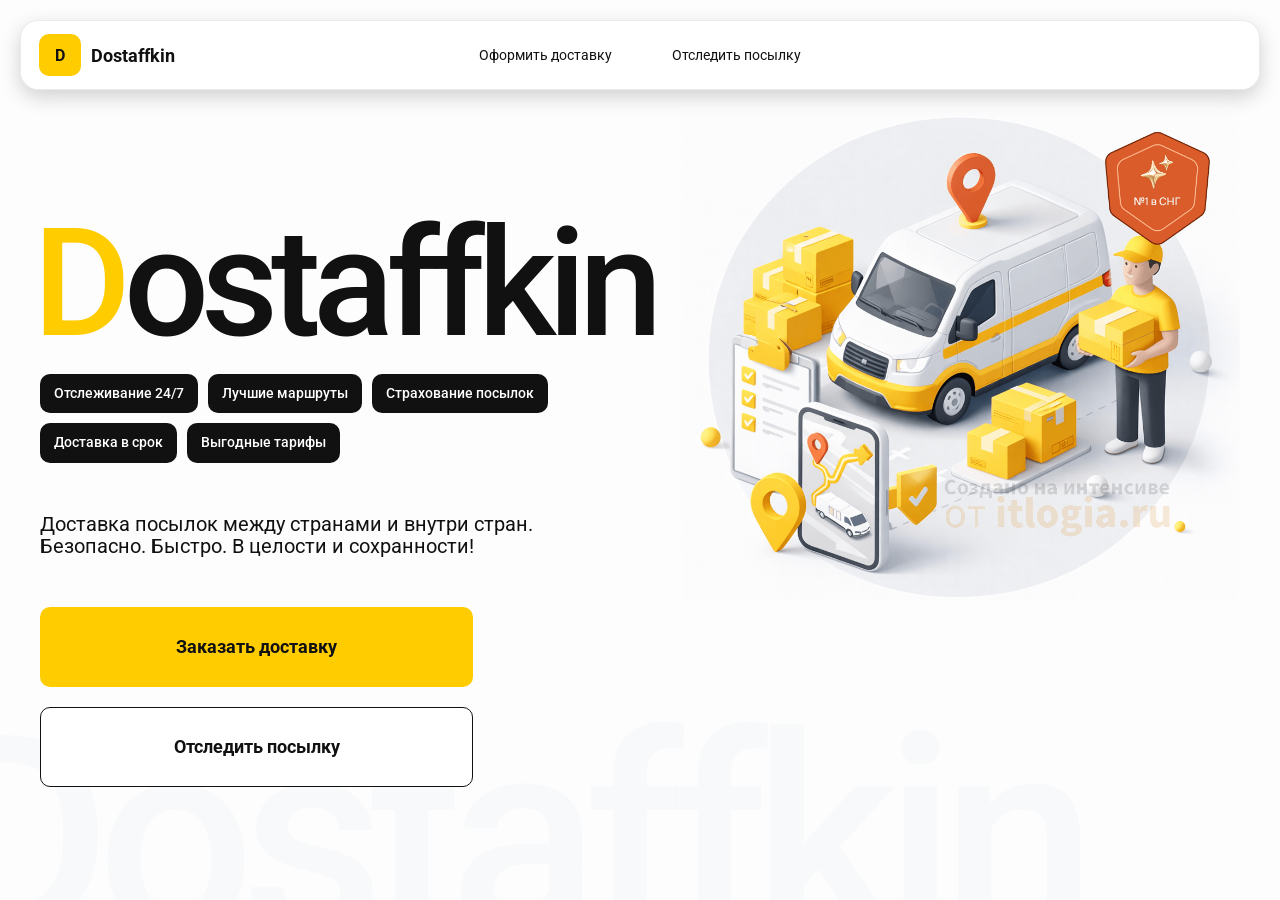
<file: index.html>
<!doctype html>
<html lang="ru">

<head>
    <meta charset="utf-8" />
    <meta name="viewport" content="width=device-width,initial-scale=1,maximum-scale=1,user-scalable=0" />
    <title>Dostaffkin — Доставка посылок между странами и внутри стран. Безопасно. Быстро. В целости и сохранности!
    </title>
    <link href="styles/base.css" rel="stylesheet" />
    <link href="styles/base_adaptive.css" rel="stylesheet" />
    <link href="styles/index.css" rel="stylesheet" />
    <link href="styles/index_adaptive.css" rel="stylesheet" />
</head>

<body>
    <div class="container">
        <header class="header">
            <a class="header-brand" href="#">
                <div class="header-logo">D</div>
                <div class="header-title">Dostaffkin</div>
            </a>
            <nav class="header-menu">
                <a class="header-link" href="./order.html">Оформить <span>доставку</span></a>
                <a class="header-link" href="./track.html">Отследить <span>посылку</span></a>
            </nav>
        </header>
        <main class="main">
            <section class="main-info">
                <div class="main-title">
                    <span>D</span>ostaffkin
                </div>
                <div class="main-features">
                    <div class="main-feature">Отслеживание 24/7</div>
                    <div class="main-feature">Лучшие маршруты</div>
                    <div class="main-feature">Страхование посылок</div>
                    <div class="main-feature">Доставка в срок</div>
                    <div class="main-feature">Выгодные тарифы</div>
                </div>
                <div class="main-description">
                    Доставка посылок между странами и внутри стран.
                    Безопасно. Быстро. В целости и сохранности!
                </div>
                <div class="main-actions">
                    <a class="button" type="button" href="./order.html">Заказать доставку</a>
                    <a class="button button-white" type="button" href="./track.html">Отследить посылку</a>
                </div>
            </section>
            <div class="main-title-ghost">Dostaffkin</div>
            <section class="main-image">
                <img src="images/main-image.png" alt="Main image" />
            </section>
        </main>

    </div>



</body>

</html>
</file>
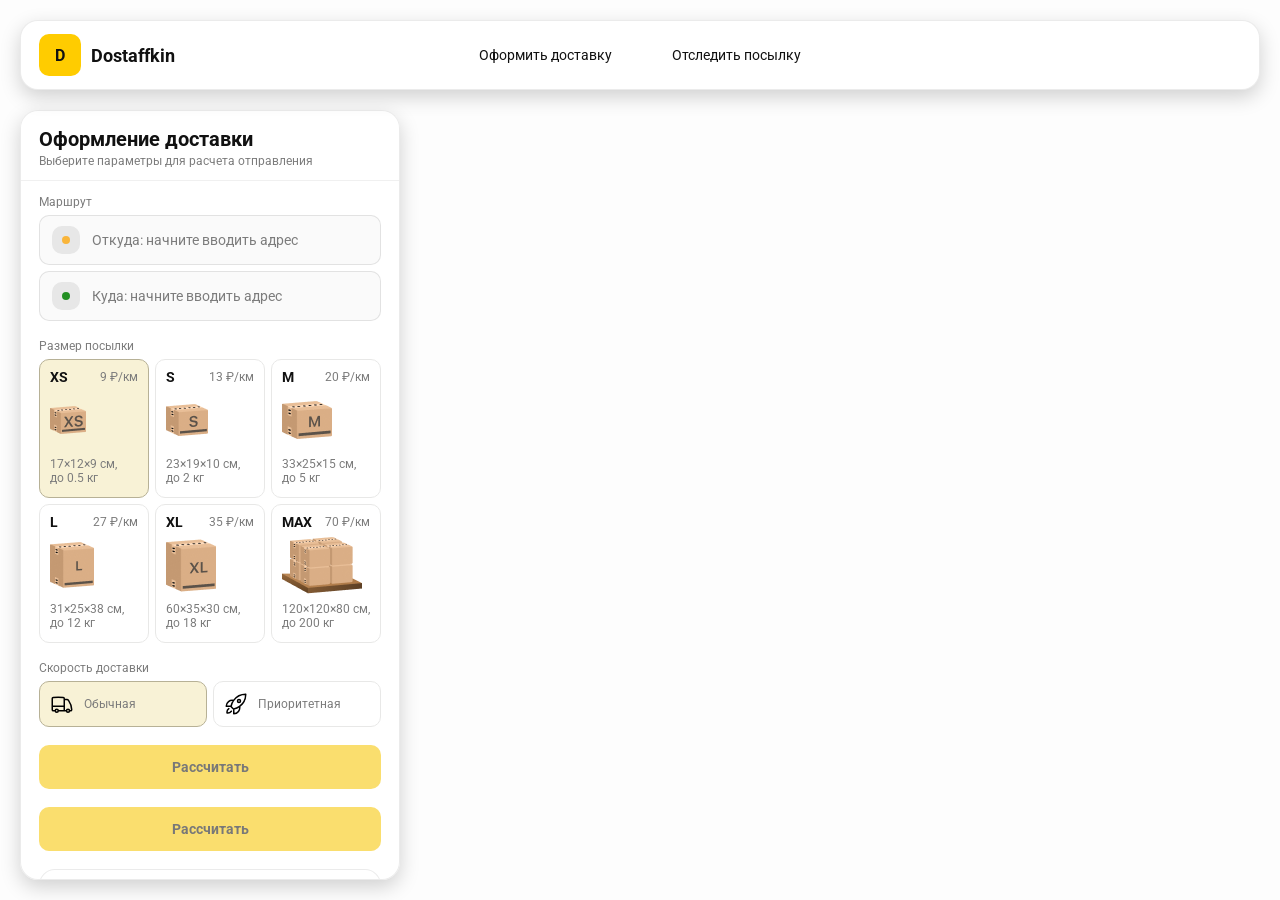
<file: order.html>
<!doctype html>
<html lang="ru">

<head>
    <meta charset="utf-8" />
    <meta name="viewport" content="width=device-width,initial-scale=1,maximum-scale=1,user-scalable=0" />
    <title>Оформление доставки</title>

    <link rel="stylesheet" href="styles/base.css" />
    <link rel="stylesheet" href="styles/base_adaptive.css" />

    <link rel="stylesheet" href="styles/order.css" />
    <link rel="stylesheet" href="styles/order_adaptive.css" />
</head>

<body>
    <div id="map"></div>

    <header class="header">
        <a class="header-brand" href="./index4.html">
            <div class="header-logo">D</div>
            <div class="header-title">Dostaffkin</div>
        </a>
        <nav class="header-menu">
            <a class="header-link" href="#">Оформить <span>доставку</span></a>
            <a class="header-link" href="./track.html">Отследить <span>посылку</span></a>
        </nav>

        <script
            src="https://api-maps.yandex.ru/2.1/?lang=ru_RU&apikey=def28258-8059-4e39-babd-1a10f68fe5f7&suggest_apikey=02bee048-065d-404e-bbb6-e5df89c97e5e"
            type="text/javascript"></script>
    </header>

    </div>
    <aside class="main" id="sidebar">
        <div class="main-header">
            <div class="main-title">Оформление доставки</div>
            <div class="main-text">Выберите параметры для расчета отправления</div>
        </div>
        <div class="main-content">
            <div class="main-route">
                <div class="main-block-title">Маршрут</div>
                <div class="main-fields">
                    <div class="main-field" id="fromField">
                        <div class="main-pin"></div>
                        <input id="from" placeholder="Откуда: начните вводить адрес" autocomplete="off" />
                        <div class="main-ac" id="fromAc" role="listbox" aria-label="Подсказки адресов"></div>
                    </div>

                    <div class="main-field" id="toField">
                        <div class="main-pin"></div>
                        <input id="to" placeholder="Куда: начните вводить адрес" autocomplete="off" />
                        <div class="main-ac" id="toAc" role="listbox" aria-label="Подсказки адресов"></div>
                    </div>
                </div>
            </div>
            <div class="main-package">
                <div class="main-block-title">Размер посылки</div>

                <div class="main-sizes">
                    <div class="main-size-card is-active" data-value="xs">
                        <div class="main-size-top">
                            <div class="main-size-label">XS</div>
                            <div class="main-size-rate">9 ₽/км</div>
                        </div>
                        <div class="main-size-media">
                            <img src="images/sizes/xs.png" alt="Короб XS" />
                        </div>
                        <div class="main-size-description">17×12×9 см,<br>до 0.5 кг</div>
                    </div>

                    <div class="main-size-card" data-value="s">
                        <div class="main-size-top">
                            <div class="main-size-label">S</div>
                            <div class="main-size-rate">13 ₽/км</div>
                        </div>
                        <div class="main-size-media">
                            <img src="images/sizes/s.png" alt="Короб S" />
                        </div>
                        <div class="main-size-description">23×19×10 см,<br>до 2 кг</div>
                    </div>

                    <div class="main-size-card" data-value="m">
                        <div class="main-size-top">
                            <div class="main-size-label">M</div>
                            <div class="main-size-rate">20 ₽/км</div>
                        </div>
                        <div class="main-size-media">
                            <img src="images/sizes/m.png" alt="Короб M" />
                        </div>
                        <div class="main-size-description">33×25×15 см,<br>до 5 кг</div>
                    </div>

                    <div class="main-size-card" data-value="l">
                        <div class="main-size-top">
                            <div class="main-size-label">L</div>
                            <div class="main-size-rate">27 ₽/км</div>
                        </div>
                        <div class="main-size-media">
                            <img src="images/sizes/l.png" alt="Короб L" />
                        </div>
                        <div class="main-size-description">31×25×38 см,<br>до 12 кг</div>
                    </div>

                    <div class="main-size-card" data-value="xl">
                        <div class="main-size-top">
                            <div class="main-size-label">XL</div>
                            <div class="main-size-rate">35 ₽/км</div>
                        </div>
                        <div class="main-size-media">
                            <img src="images/sizes/xl.png" alt="Короб XL" />
                        </div>
                        <div class="main-size-description">60×35×30 см,<br>до 18 кг</div>
                    </div>

                    <div class="main-size-card" data-value="max">
                        <div class="main-size-top">
                            <div class="main-size-label">MAX</div>
                            <div class="main-size-rate">70 ₽/км</div>
                        </div>
                        <div class="main-size-media main-size-media-palleta">
                            <img src="images/sizes/max.png" alt="Паллета" />
                        </div>
                        <div class="main-size-description">120×120×80 см,<br>до 200 кг</div>
                    </div>
                </div>
            </div>
            <div class="main-speed">
                <div class="main-block-title">Скорость доставки</div>

                <div class="main-speeds">
                    <div class="main-speed-card is-active" data-value="regular">
                        <img class="main-speed-media" src="images/icons/regular.svg" alt="Regular" />
                        <div class="main-speed-description">Обычная</div>
                    </div>
                    <div class="main-speed-card" data-value="fast">
                        <img class="main-speed-media" src="images/icons/fast.svg" alt="Fast" />
                        <div class="main-speed-description">Приоритетная</div>
                    </div>

                </div>
            </div>
            <div class="main-calculate-block">
                <button id="calc" class="button calculate-button" type="button" disabled>Рассчитать</button>
            </div>
            <div class="main-calculate-block">
                <button id="calc" class="button calculate-button" type="button" disabled>Рассчитать</button>
            </div>
            <div class="main-result" id="result">
                <div class="main-result-title">Расчеты вашего заказа</div>
                <div class="main-result-lines">
                    <div class="main-result-line"><span>Расстояние</span><span id="distanceValue">—</span></div>
                    <div class="main-result-line"><span>Доставим через</span><span id="durationValue">—</span></div>
                    <div class="main-result-line"><span>Тариф</span><span id="rateValue">—</span></div>
                </div>
                <div class="main-price">
                    <div class="main-price-label">Итого</div>
                    <div class="main-price-value" id="totalValue">—</div>
                </div>
            </div>
            <div class="main-order-box">
                <div class="main-order-form" id="orderForm">
                    <div class="main-order-title">Оформление доставки</div>
                    <div class="main-block-info-row">
                        <div class="main-block-title">Контакты</div>
                        <div class="order-fields">
                            <div class="main-field">
                                <input id="customerName" placeholder="Ваше имя" autocomplete="off" />
                            </div>
                            <div class="main-field">
                                <input id="customerPhone" placeholder="Ваш телефон" autocomplete="off"
                                    inputmode="tel" />
                            </div>
                        </div>
                    </div>
                    <div class="main-block-info-row extra-info">
                        <div class="main-block-title">Дополнительная информация</div>
                        <div class="main-field textarea">
                            <textarea id="comment" placeholder="Детали доставки и комментарии"></textarea>
                        </div>
                    </div>
                    <button id="submit" class="button main-submit-request" type="button" disabled>Отправить
                        заявку
                    </button>
                </div>

                <div class="main-order-success" id="orderSuccess">
                    <div class="main-success-icon">✓</div>
                    <div class="main-success-title">Заявка отправлена!</div>
                    <div class="main-success-title">Номер отправления – <span id="orderId"></span></div>
                    <div class="main-success-subtitle">Мы скоро свяжемся с вами</div>
                </div>
            </div>

        </div>
    </aside>

    <script src="scripts/order.js"></script>

</body>

</html>
</file>
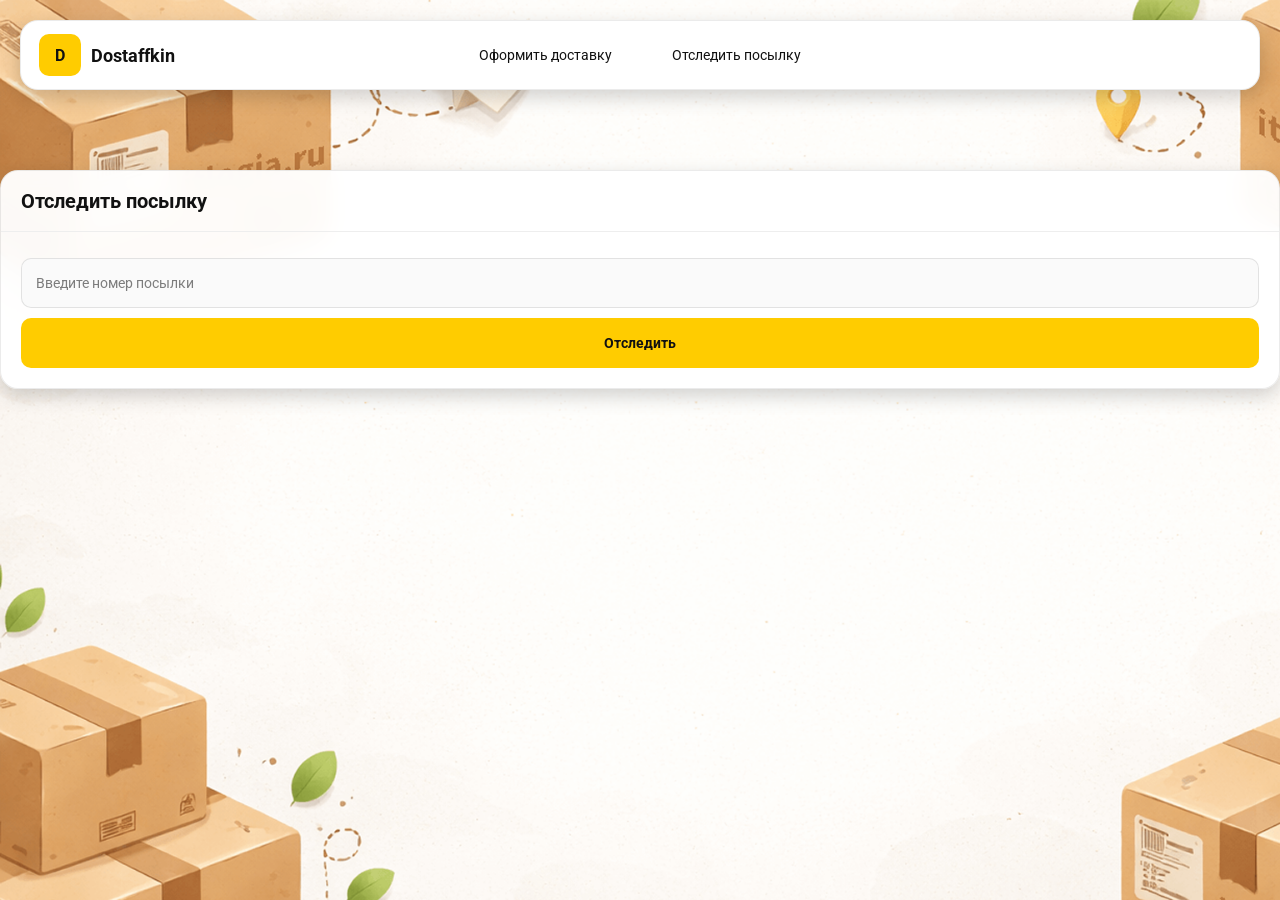
<file: track.html>
<!doctype html>
<html lang="ru">

<head>
    <meta charset="utf-8" />
    <meta name="viewport" content="width=device-width,initial-scale=1,maximum-scale=1,user-scalable=0" />
    <title>Отследить посылку</title>
    <link rel="stylesheet" href="styles/base.css" />
    <link rel="stylesheet" href="styles/base_adaptive.css" />

    <link rel="stylesheet" href="styles/track.css" />
    <link rel="stylesheet" href="styles/track_adaptive.css" />
</head>

<body>
    <div class="container">
        <header class="header">
            <a class="header-brand" href="./index4.html">
                <div class="header-logo">D</div>
                <div class="header-title">Dostaffkin</div>
            </a>
            <nav class="header-menu">
                <a class="header-link" href="./order.html">Оформить <span>доставку</span></a>
                <a class="header-link" href="#">Отследить <span>посылку</span></a>
            </nav>
        </header>
        <main class="track-content">
            <section class="track-card track-search">
                <div class="track-title">Отследить посылку</div>
                <div class="track-action">
                    <div class="main-field track-field">
                        <input id="trackNumber" placeholder="Введите номер посылки" autocomplete="off" />
                    </div>
                    <button id="trackButton" class="button track-button" type="button">Отследить</button>
                </div>
            </section>
            <section class="track-card track-result" id="trackResult">
                <div class="track-result-header">
                    <div class="track-id" id="trackIdValue"></div>
                    <div class="track-routes">
                        <div class="track-route">
                            <div class="track-route-pin">
                                <svg xmlns="http://www.w3.org/2000/svg" fill="none" viewBox="0 0 24 24"
                                    stroke-width="1.5" stroke="orange" class="size-6">
                                    <path stroke-linecap="round" stroke-linejoin="round"
                                        d="M15 10.5a3 3 0 1 1-6 0 3 3 0 0 1 6 0Z" />
                                    <path stroke-linecap="round" stroke-linejoin="round"
                                        d="M19.5 10.5c0 7.142-7.5 11.25-7.5 11.25S4.5 17.642 4.5 10.5a7.5 7.5 0 1 1 15 0Z" />
                                </svg>
                            </div>
                            <div class="track-route-address" id="trackFromValue">
                                Откуда: Москва, улица Арбат, 1
                            </div>
                        </div>
                        <div class="track-route track-route-arrow">
                            <svg xmlns="http://www.w3.org/2000/svg" fill="none" viewBox="0 0 24 24" stroke-width="1.5"
                                stroke="currentColor" class="size-6">
                                <path stroke-linecap="round" stroke-linejoin="round"
                                    d="M19.5 13.5 12 21m0 0-7.5-7.5M12 21V3" />
                            </svg>
                        </div>
                        <div class="track-route">
                            <div class="track-route-pin">
                                <svg xmlns="http://www.w3.org/2000/svg" fill="none" viewBox="0 0 24 24"
                                    stroke-width="1.5" stroke="green" class="size-6">
                                    <path stroke-linecap="round" stroke-linejoin="round"
                                        d="M15 10.5a3 3 0 1 1-6 0 3 3 0 0 1 6 0Z" />
                                    <path stroke-linecap="round" stroke-linejoin="round"
                                        d="M19.5 10.5c0 7.142-7.5 11.25-7.5 11.25S4.5 17.642 4.5 10.5a7.5 7.5 0 1 1 15 0Z" />
                                </svg>
                            </div>
                            <div class="track-route-address" id="trackToValue">
                                Куда: Минск, проспект Независимости, 58
                            </div>
                        </div>
                    </div>
                </div>
                <div class="track-info">
                    <div class="track-status-title">Статус данной посылки:</div>
                    <div class="track-status-list" id="trackStatusList">
                        
                    </div>
                </div>
            </section>

        </main>
    </div>
    <script src="scripts/track.js"></script>

</body>

</html>
</file>
<file: styles/base.css>
*,
*::before,
*::after {
    box-sizing: border-box;
}

@font-face {
    font-family: "Roboto";
    src: url("../fonts/Roboto-Regular.ttf");
    font-weight: normal;
}

@font-face {
    font-family: "Roboto";
    src: url("../fonts/Roboto-Bold.ttf");
    font-weight: bold;
}

@font-face {
    font-family: "Roboto";
    src: url("../fonts/Roboto-Medium.ttf");
    font-weight: 500;
}

html,
body {
    margin: 0;
    color: #111111;
    font-family: "Roboto", sans-serif;
}

body {
    background: #FDFDFD;
}

.header {
    border-radius: 18px;
    box-shadow: 0 7px 20px 0 #0000002E;
    backdrop-filter: blur(10px);
    background: #ffffff;
    left: 20px;
    border: 1px solid rgba(0, 0, 0, 0.08);
    position: fixed;
    right: 20px;
    top: 20px;
    padding: 14px 18px;
    height: 70px;
    display: flex;
    align-items: center;
    z-index: 6;
}

.header-brand {
    display: flex;
    align-items: center;
    text-decoration: none;
    gap: 10px;
}

.header-logo {
    width: 42px;
    height: 42px;
    border-radius: 10px;
    background: #FFCC00;
    display: grid;
    place-items: center;
    font-weight: bold;
    color: #111;
}

.header-title {
    font-size: 18px;
    font-weight: bold;
    color: #111111;
    text-decoration: none;
}

.header-menu {
    display: flex;
    align-items: center;
    gap: 60px;
    margin: 0;
    position: absolute;
    left: 50%;
    transform: translateX(-50%);
}

.header-link {
    font-size: 14px;
    color: #111111;
    text-decoration: none;
}

.button {
    border: 0;
    outline: none;
    height: 44px;
    border-radius: 10px;
    font-size: 14px;
    font-weight: bold;
    cursor: pointer;
    font-family: inherit;
    transition: transform .08s ease, opacity .12s ease;
    background: #ffcc00;
    color: #111111;
    text-align: center;
    text-decoration: none;
}

.button:hover {
    background-color: #E5BC19;
}

.button:disabled {
    cursor: not-allowed;
    background-color: #FADE6E;
    color: #787878;
    transform: none;
}

.button.button-white {
    background: #ffffff;
    border: 1px solid #111111;
}

.button.button-white:hover {
    background: rgb(241 241 241);
}

.main-field {
    display: flex;
    align-items: center;
    margin-top: 6px;
    gap: 10px;
    border: 1px solid #1111111A;
    background: #FAFAFA;
    border-radius: 10px;
    padding: 10px 12px;
    position: relative;
    box-sizing: border-box;
    height: 50px;
}

.main-field.textarea {
    height: auto;
}

.main-pin {
    width: 28px;
    height: 28px;
    border-radius: 10px;
    background: rgba(17, 17, 17, 0.08);
    display: grid;
    place-items: center;
    flex: 0 0 auto;
    position: relative;
}

.main-pin::before {
    content: "";
    width: 8px;
    height: 8px;
    border-radius: 999px;
    background: orange;
    opacity: .75;
    display: block;
}

.main-field:last-child .main-pin::before {
    background: green;
    opacity: .85;
}

input,
textarea {
    width: 100%;
    border: 0;
    outline: none;
    background: transparent;
    font-size: 14px;
    color: #111111;
    font-family: inherit;
}

textarea {
    resize: vertical;
    min-height: 72px;
    padding: 2px 0;
}

input::placeholder,
textarea::placeholder {
    color: #7C7C7C;
}

.main-field:focus-within {
    border-color: rgba(0, 0, 0, 0.20);
    box-shadow: 0 0 0 4px rgba(255, 204, 0, 0.35);
    background: rgba(255, 255, 255, 0.75);
}
</file>
<file: styles/base_adaptive.css>
@media (max-width: 767px) {
    .header {
        left: 10px;
        right: 10px;
        top: 10px;
    }

    .header-link span {
        display: none;
    }

    .header-menu {
        gap: 20px;
        justify-content: flex-start;
        margin: 0 0 0 30px;
        position: static;
        transform: none;
    }
}

@media (max-width: 420px) {
    .header-title {
        display: none;
    }
}

@media (max-width: 374px) {
    .header-menu {
        gap: 10px;
        margin: 0 0 0 10px;
    }
}
</file>
<file: styles/index.css>
.container {
    overflow: hidden;
    min-height: 100vh;
}

.main {
    padding: 111px 40px 40px;
    position: relative;
    display: flex;
}

.main-info {
    max-width: 840px;
    width: 100%;
    position: relative;
}

.main-title {
    margin-top: 98px;
    font-weight: 500;
    font-size: 200px;
    line-height: 1;
    letter-spacing: -0.05em;
    color: #111111;
    left: -15px;
    position: relative;
}

.main-title span {
    color: #ffcc00;
}


.main-features {
    margin-top: 15px;
    display: flex;
    flex-wrap: wrap;
    gap: 10px;
}

.main-feature {
    background: #111111;
    color: #ffffff;
    padding: 12px 14px;
    font-weight: 500;
    font-size: 14px;
    line-height: 1.1;
    border-radius: 10px;
}

.main-description {
    margin-top: 50px;
    max-width: 500px;
    font-size: 20px;
    line-height: 1.1;
    color: #111111;
}

.main-actions {
    margin-top: 50px;
    display: flex;
    flex-direction: column;
    gap: 20px;
}

.main-actions .button {
    height: 80px;
    width: 433px;
    font-size: 18px;
    font-weight: bold;
    place-items: center;
    display: grid;
}

.main-title-ghost {
    position: absolute;
    z-index: -1;
    left: -70px;
    bottom: -150px;
    font-weight: 500;
    font-size: 278px;
    line-height: 1;
    letter-spacing: -0.05em;
    color: #ECEDF04D;
}

.main-image {
    width: 1024px;
    top: 100px;
    z-index: -2;
}

.main-image img {
    width: 100%;
    max-width: 1024px;
    height: auto;
    display: block;
}
</file>
<file: styles/index_adaptive.css>
@media (max-width: 1760px) {
    .main-title {
        font-size: 150px;
        left: -7px;
    }

    .main-info {
        max-width: 640px;
    }
}

@media (max-width: 1200px) {
    .main-info {
        max-width: 540px;
    }

    .main {
        padding: 111px 20px 20px;
    }

    .main-title {
        font-size: 120px;
        left: -4px;
    }

    .main-title-ghost {
        font-size: 220px;
    }
}

@media (max-width: 1024px) {
    .main-title {
        margin-top: 30px;
    }

    .main {
        flex-direction: column-reverse;
    }

    .main-image {
        max-width: 350px;
        position: absolute;
        left: 370px;
        top: 370px;
    }

    .main-info {
        max-width: 100%;
    }

    .main-actions {
        gap: 10px;
    }

    .main-actions .button {
        height: 50px;
        font-size: 14px;
        width: auto;
        max-width: 300px;
    }

    .main-description {
        max-width: 350px;
    }
}

@media (max-width: 570px) {
    .main-title {
        font-size: 88px;
    }

    .main-description {
        max-width: 100%
    }

    .main-actions {
        width: 100%;
    }

    .main-actions .button {
        width: 100%;
        max-width: 100%
    }

    .main-image {
        max-width: 650px;
        position: absolute;
        left: 170px;
        top: 70px;
        opacity: 0.2;
    }
}

@media (max-width: 400px) {
    .main-title {
        font-size: 70px;
    }
}
</file>
<file: styles/order.css>
#map {

    position: fixed;
    inset: 0;
}

.main {
    border-radius: 18px;
    box-shadow: 0 7px 20px 0 #0000002E;
    backdrop-filter: blur(10px);
    background: rgba(255, 255, 255, 0.96);
    left: 20px;
    border: 1px solid rgba(0, 0, 0, 0.08);
    position: fixed;
    top: 110px;
    bottom: 20px;
    width: 380px;
    display: flex;
    flex-direction: column;
    overflow: hidden;
    z-index: 5;
}

.main-header {
    padding: 18px 18px 12px 18px;
    border-bottom: 1px solid rgba(0, 0, 0, 0.06);
    display: flex;
    flex-direction: column;
}

.main-title {
    font-size: 20px;
    line-height: 100%;
    font-weight: bold;
}

.main-text {
    font-size: 12px;
    margin-top: 5px;
    color: #7C7C7C;
}

.main-content {
    padding: 14px 18px 18px 18px;
    overflow: auto;
    scrollbar-width: none;
    display: flex;
    flex-direction: column;
    gap: 18px;
    flex: 1;
}

.main-block-title {
    font-size: 12px;
    color: #7C7C7C;
}

.main-route .main-block-title,
.main-package .main-block-title {
    margin-bottom: 6px;
}

.main-sizes {
    display: grid;
    gap: 6px;
    grid-template-columns: repeat(3, 1fr);
}

.main-size-card {
    border: 1px solid #E8E8E7;
    background: #FFFFFF;
    border-radius: 10px;
    padding: 10px;
    cursor: pointer;
    user-select: none;
    transition: transform .08s ease, border-color .12s ease, background .12s ease;
    min-height: 139px;
}

.main-size-card:hover {
    transform: translateY(-1px);
}

.main-size-card.is-active {
    background-color: #F8F2D6;
    border-color: #B7B196;
}

.main-size-top {
    display: flex;
    align-items: center;
    justify-content: space-between;
}

.main-size-label {
    font-weight: bold;
    font-size: 14px;
    color: #111111;
    line-height: 100%;
}

.main-size-rate {
    font-size: 12px;
    color: #7C7C7C;
    line-height: 100%;
}

.main-size-media {
    margin-top: 8px;
    height: 57px;
}

.main-size-description {
    margin-top: 8px;
    font-size: 12px;
    color: #7C7C7C;
    line-height: 1.2;
}

.calculate-button {
    width: 100%;
}

.main-result {
    border: 1px solid rgba(0, 0, 0, 0.08);
    background: rgba(255, 255, 255, 0.75);
    border-radius: 16px;
    padding: 12px;
    line-height: 1.25;
}

.main-result-title {
    font-weight: bold;
    font-size: 13px;
    color: #111111;
    margin-bottom: 13px;
}

.main-result-lines {
    gap: 8px;
    display: flex;
    flex-direction: column;
}

.main-result-line {
    font-size: 13px;
    color: rgba(17, 17, 17, 0.85);
    display: flex;
    justify-content: space-between;
}

.main-price {
    margin-top: 18px;
    padding-top: 10px;
    border-top: 1px dashed rgba(0, 0, 0, 0.12);
    display: flex;
    align-items: baseline;
    justify-content: space-between;
}

.main-price-label {
    font-size: 12px;
    color: rgba(17, 17, 17, 0.55);
}

.main-price-value {
    font-size: 20px;
    font-weight: bold;
    color: #111111;
    letter-spacing: -0.3px;
}

.main-order-box {
    background: #ffffff;
    border: 1px solid #E8E8E7;
    border-radius: 10px;
    padding: 12px;
}

.main-order-title {
    margin-bottom: 8px;
    font-weight: bold;
    font-size: 14px;
    color: #111111;
}

.main-block-info {
    display: flex;
    flex-direction: column;
    gap: 6px;
}

.order-fields {
    display: grid;
    grid-template-columns: 1fr 1fr;
    column-gap: 10px;
    margin-top: 6px;
}

.main-block-info-row.extra-info {
    display: block;
    margin-top: 13px;
}

.main-submit-request {
    width: 100%;
    margin-top: 6px;
}

.main-order-success {
    display: none;
    text-align: center;
    padding: 22px 12px;
    gap: 12px;
}

.main-order-success.is-visible {
    display: flex;
    flex-direction: column;
    align-items: center;
}

.main-success-icon {
    width: 56px;
    height: 56px;
    border-radius: 50%;
    background: #16a34a;
    color: #ffffff;
    display: grid;
    place-items: center;
    font-size: 30px;
}

.main-success-title {
    font-size: 14px;
    font-weight: bold;
    color: #111111;
}

.main-success-subtitle {
    font-size: 12px;
    color: rgba(17, 17, 17, 0.55);
    line-height: 1.3;
}

.main-speed .main-block-title {
    margin-bottom: 6px;
}

.main-speeds {
    display: grid;
    gap: 6px;
    grid-template-columns: repeat(2, 1fr);
}

.main-speed-card {
    border: 1px solid #E8E8E7;
    background: #FFFFFF;
    border-radius: 10px;
    padding: 10px;
    cursor: pointer;
    user-select: none;
    transition: transform .08s ease, border-color .12s ease, background .12s ease;
    display: flex;
    align-items: center;
    gap: 10px;
}

.main-speed-card:hover {
    transform: translateY(-1px);
}

.main-speed-card.is-active {
    background-color: #F8F2D6;
    border-color: #B7B196;
}

.main-speed-description {
    font-size: 12px;
    color: #7C7C7C;
    line-height: 1.2;
}
</file>
<file: styles/order_adaptive.css>
@media (max-width: 767px) {
    .main {
        left: 10px;
        right: 10px;
        top: 50%;
        bottom: 12px;
        width: auto;
        max-width: none;
    }
}

@media (max-width: 420px) {
    .main-sizes {
        grid-template-columns: repeat(2, 1fr);
    }
}
</file>
<file: styles/track.css>
.container {
    background: #F4F4F4 url("../images/track-bg.png");
    background-size: cover;
    min-height: 100vh;
    padding: 170px 0 50px 0;
}

.container {
    background: #F4F4F4 url("../images/track-bg.png");
    background-size: cover;
    min-height: 100vh;
    padding: 170px 0 50px 0;
}

.track-card {
    width: 100%;
    border-radius: 18px;
    box-shadow: 0 7px 20px 0 #0000002E;
    backdrop-filter: blur(10px);
    background: rgba(255, 255, 255, 0.96);
    border: 1px solid rgba(0, 0, 0, 0.08);
}

.track-title {
    font-size: 20px;
    line-height: 100%;
    font-weight: bold;
    border-bottom: 1px solid #EEEEEE;
    padding: 20px;
}

.track-action {
    padding: 20px;
}

.track-button {
    width: 100%;
    height: 50px;
}

.track-field {
    margin-bottom: 10px;
}

.track-result {
    margin-top: 5px;
    display: none;
}

.track-result.is-visible {
    display: block;
}

.track-result-header {
    font-weight: bold;
    font-size: 14px;
    color: #111111;
    padding: 20px;
    border-bottom: 1px solid #EEEEEE;
}

.track-id {
    margin-bottom: 12px;
    font-size: 20px;
}

.track-routes {
    display: flex;
    flex-direction: column;
    gap: 10px;
    font-weight: normal;
}

.track-route {
    display: flex;
    align-items: center;
    gap: 10px;
}

.track-route-pin {
    width: 24px;
    height: 24px;
    flex-shrink: 0;
}

.track-route-arrow {
    padding: 15px 0;
    width: 24px;
    height: 24px;
}

.track-info {
    padding: 20px;
}

.track-status {
    display: flex;
    align-items: center;
    font-size: 12px;
    gap: 10px;
}

.track-status-title {
    font-size: 14px;
    color: #111111;
    margin-bottom: 20px;
}

.track-status-list {
    display: flex;
    flex-direction: column;
    gap: 15px;
}

.track-status-icon {
    width: 40px;
    height: 40px;
    border-radius: 50%;
    background: rgba(17, 17, 17, 0.08);
    display: grid;
    place-items: center;
    flex: 0 0 auto;
}

.track-status.created .track-status-icon {
    background-color: #F1CB00;
}

.track-status.in-way .track-status-icon {
    background-color: #F08A11;
}

.track-status.ready .track-status-icon {
    background-color: #A35D0A;
}

.track-status.done .track-status-icon {
    background-color: #37C93B;
}

.track-status-text {
    display: flex;
    align-items: center;
    justify-content: space-between;
    color: #111111;
    font-size: 12px;
    flex: 1;
}

.track-status-date {
    color: rgba(17, 17, 17, 0.55);
}
</file>
<file: styles/track_adaptive.css>
@media (max-width: 767px) {
    .container {
        padding: 130px 0 50px 0;
    }

    .track-content {
        width: 100%;
        padding-left: 10px;
        padding-right: 10px;
    }

    .track-result-header {
        padding: 20px;
    }
}
</file>
